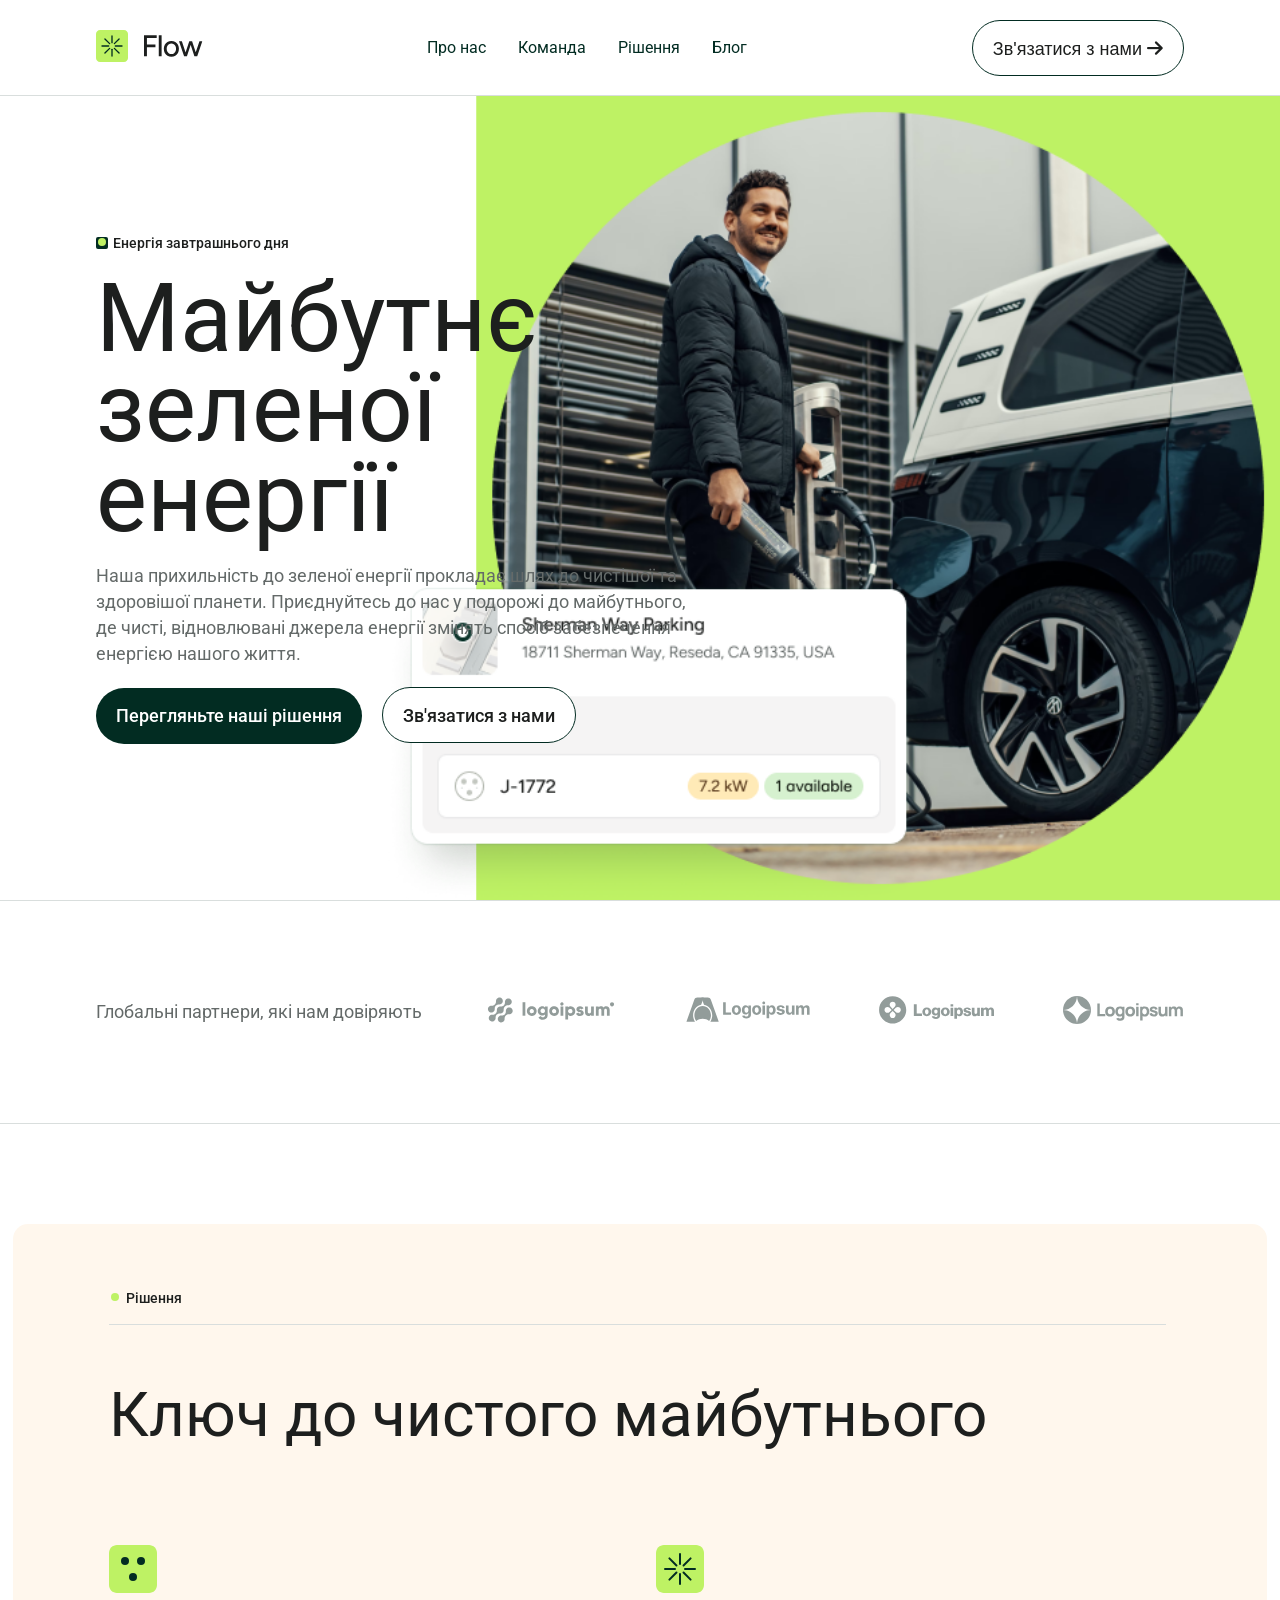
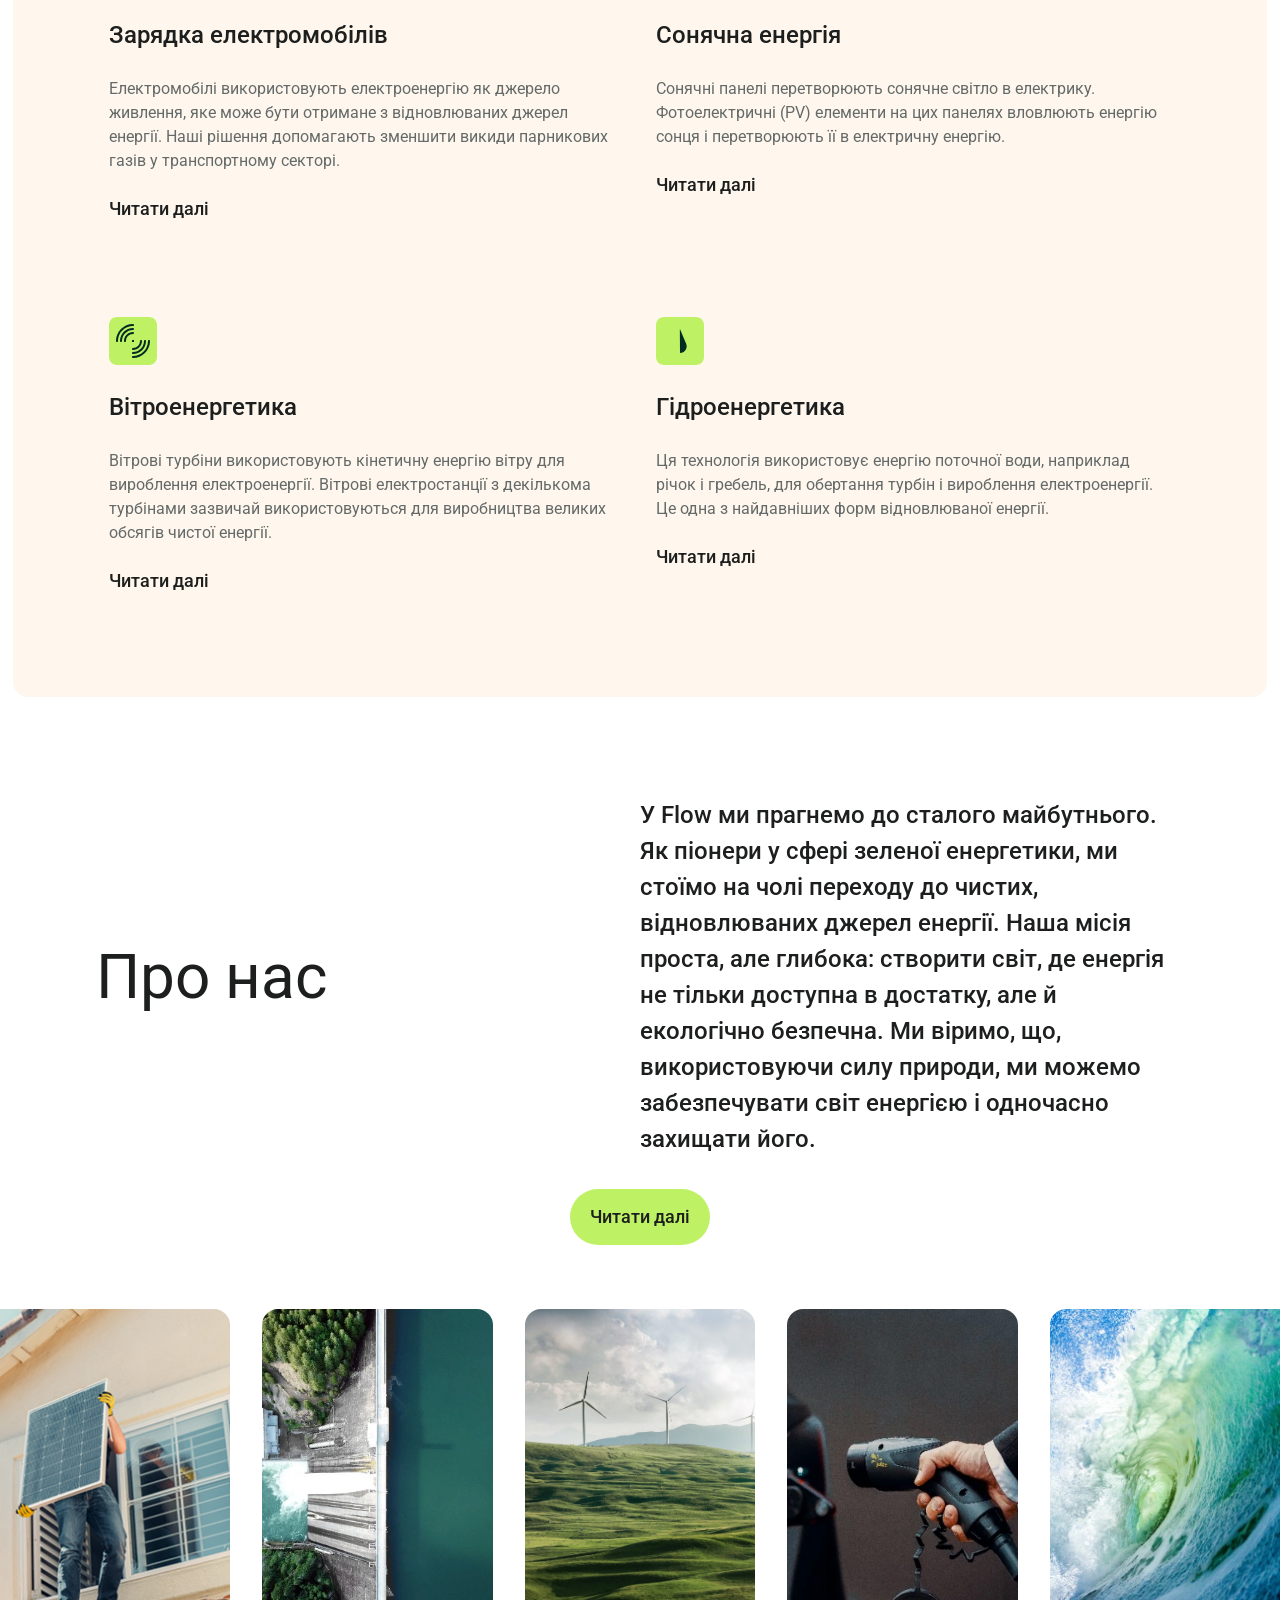
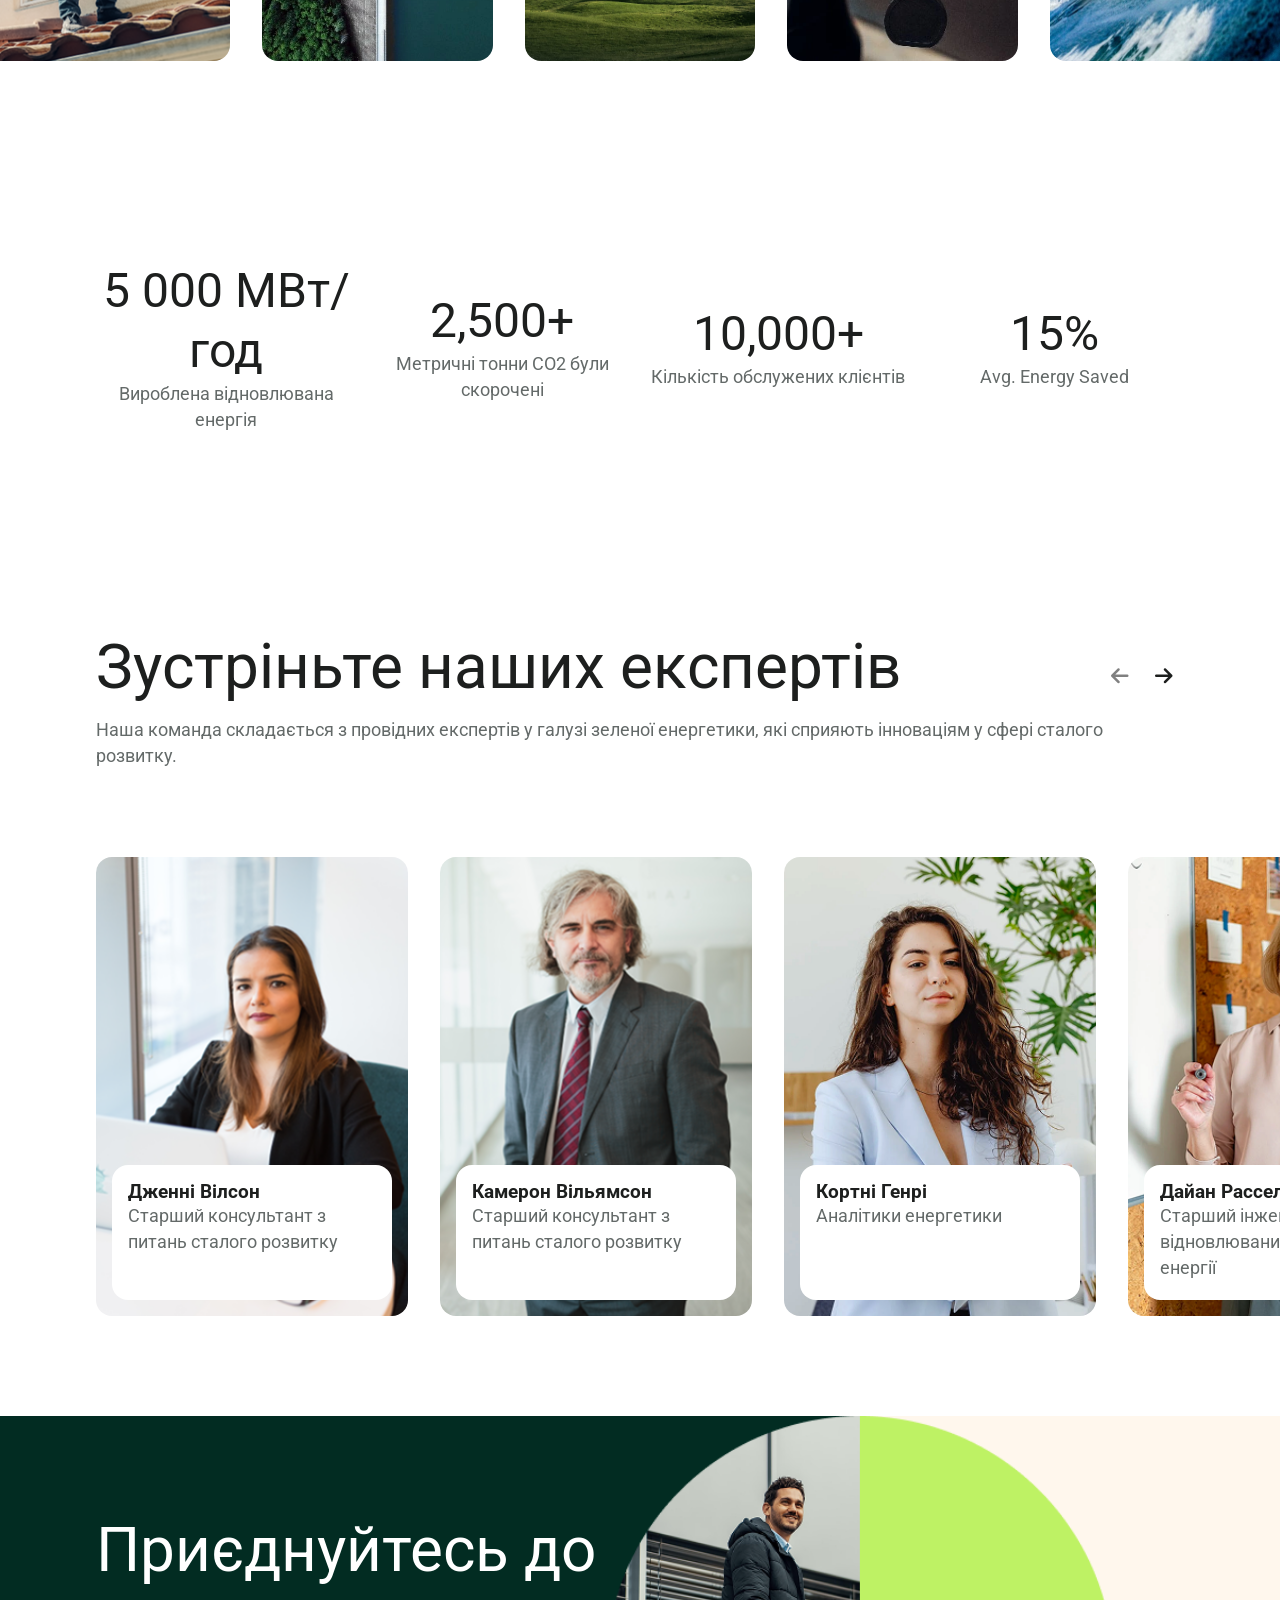
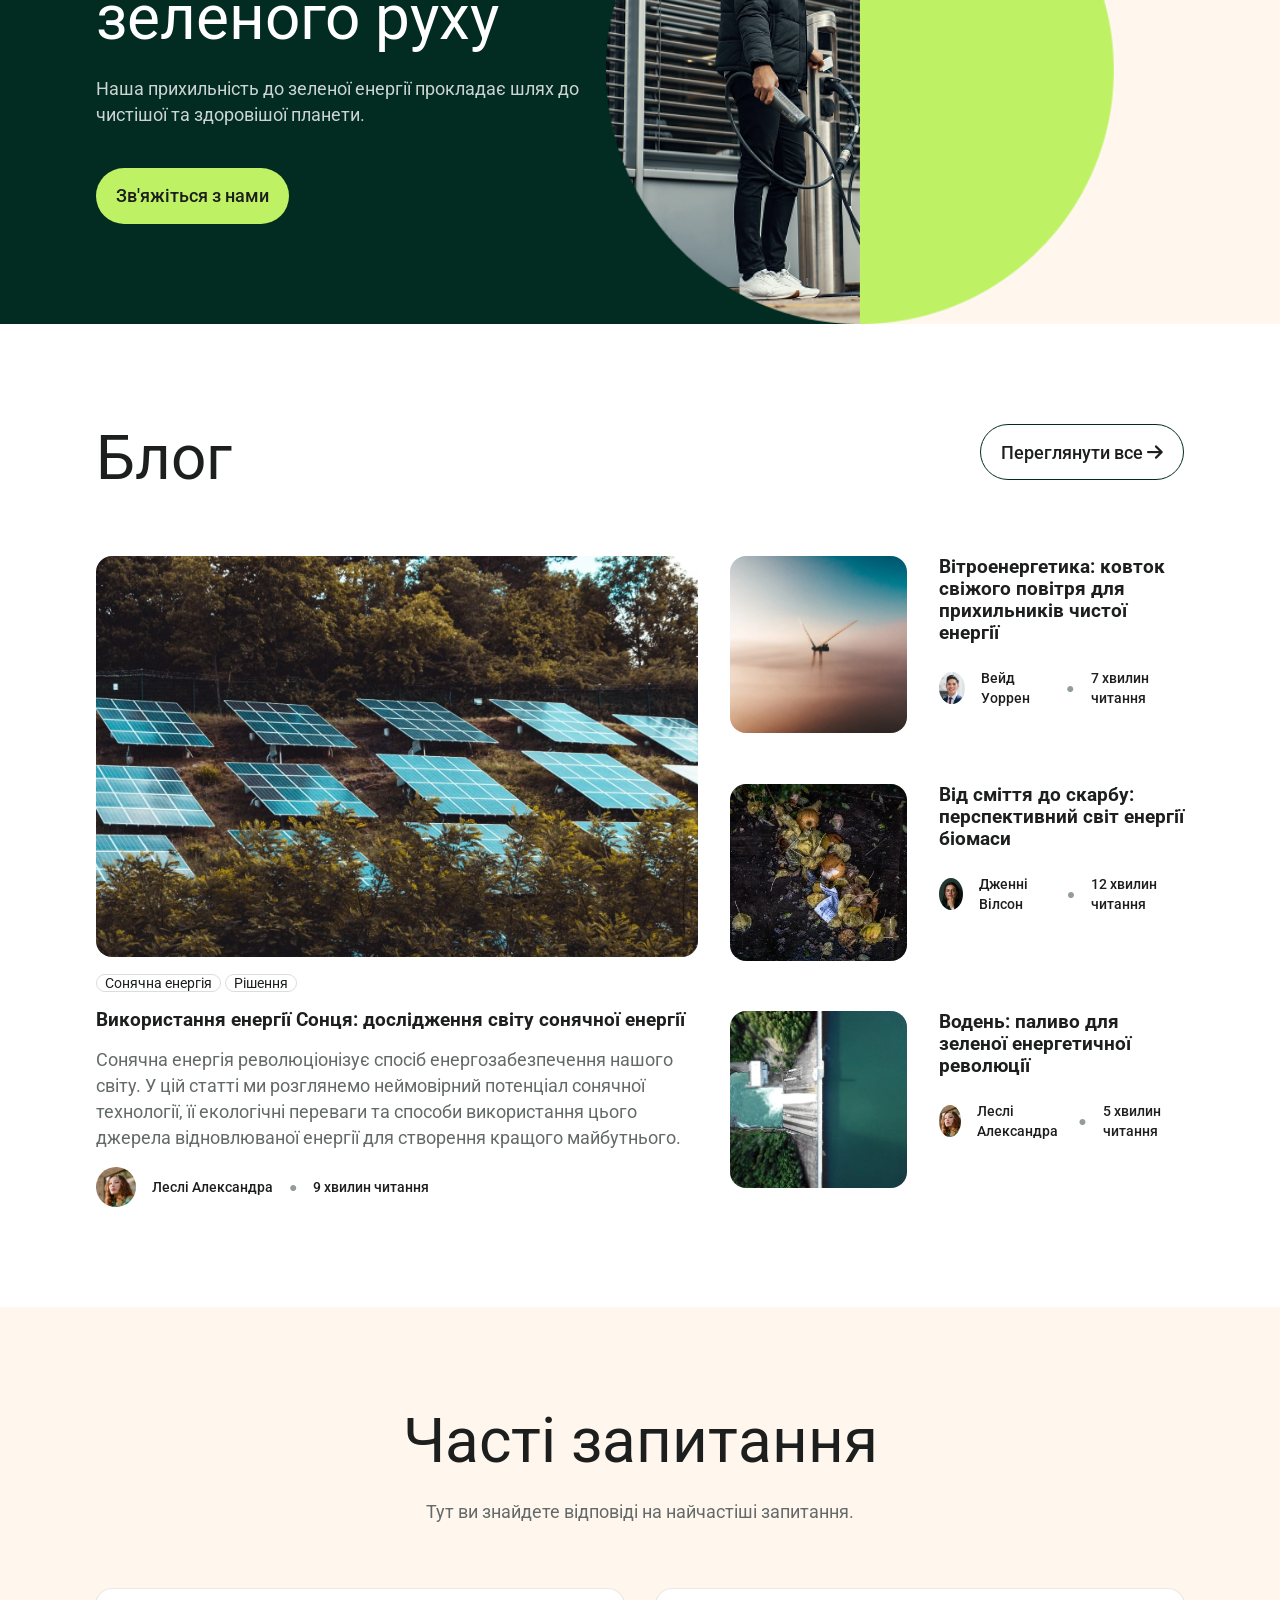
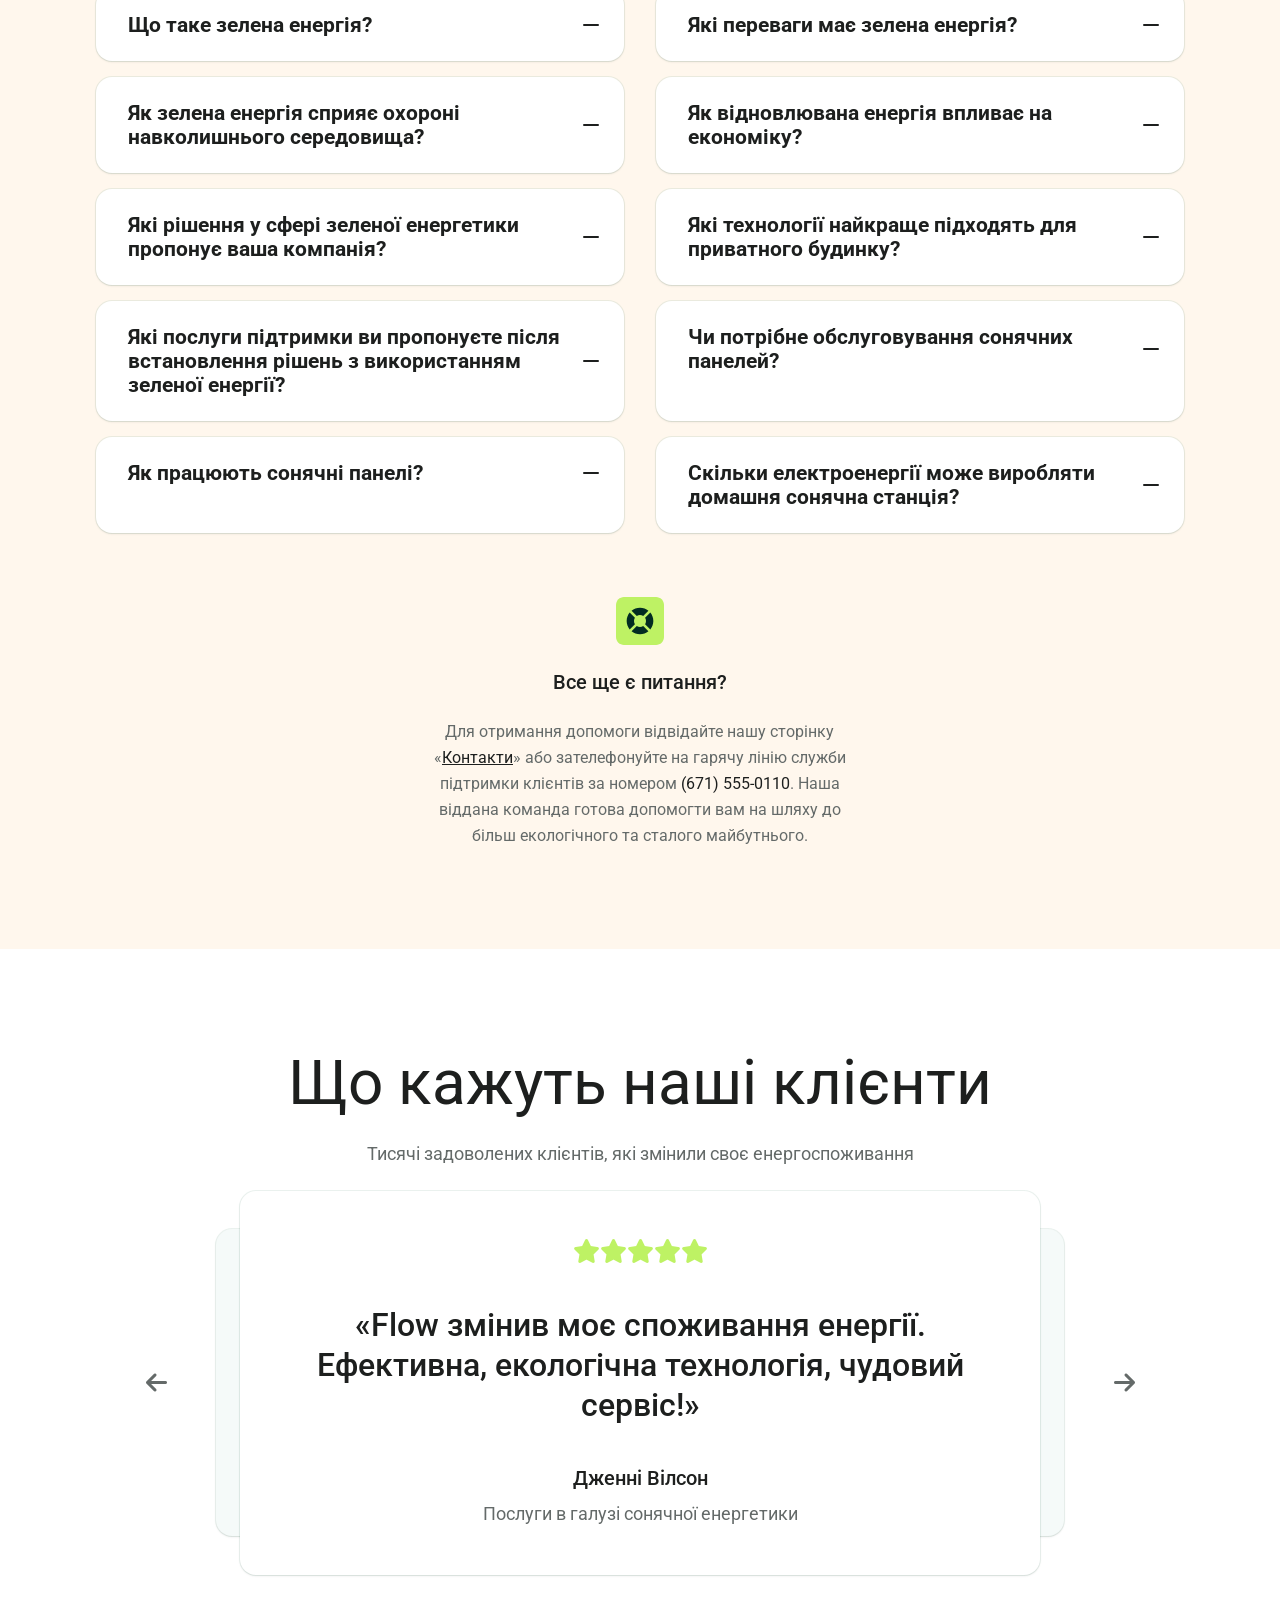
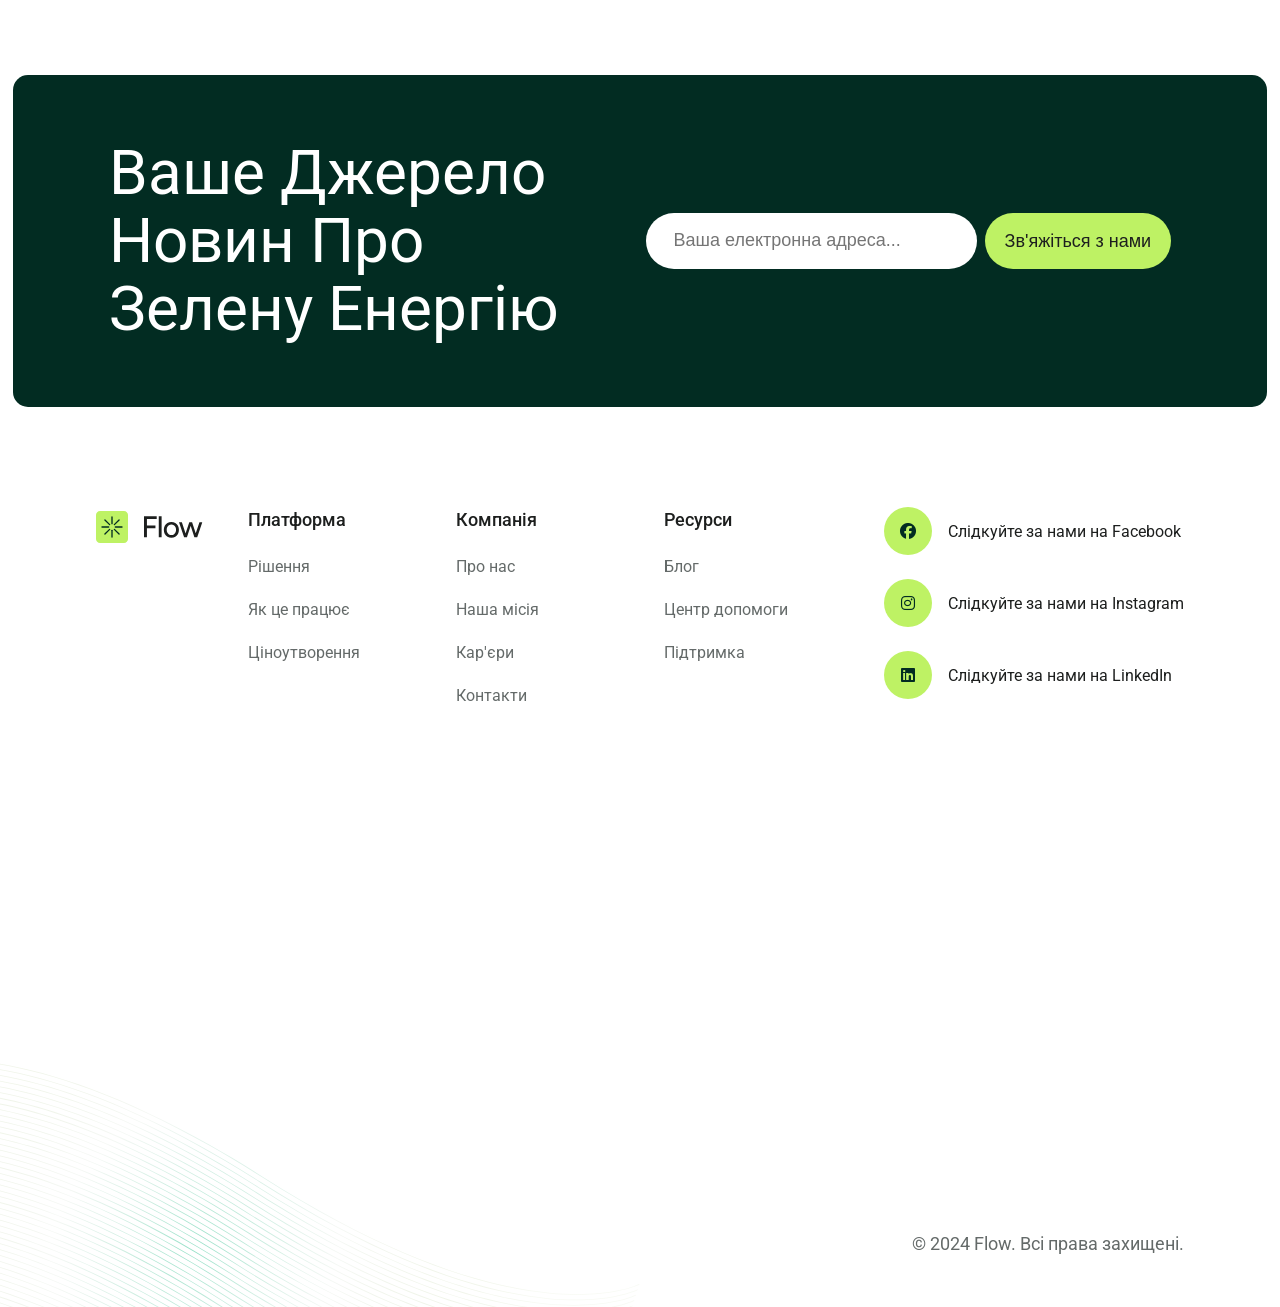
<file: index.html>
<!DOCTYPE html><html lang=uk><head><meta charset=UTF-8 /><meta name=viewport content="width=device-width, initial-scale=1.0" /><meta http-equiv=X-UA-Compatible content="IE=edge" /><link rel=icon href=favicon.svg type=image/svg+xml /><title>Flow – компанія відновлюваної енергетики</title><meta name=description content="Flow – це компанія, яка спеціалізується на відновлюваній енергетиці, пропонуючи інноваційні рішення для сталого розвитку та екологічної відповідальності." /><link href=https://cdnjs.cloudflare.com/ajax/libs/font-awesome/6.6.0/css/all.min.css rel=stylesheet /><link rel=stylesheet href=assets/styles/style.css /></head><body class=home-page><header class=header><div class=container><div class=wrapper><a href=index.html aria-label="на головну"><img src=assets/images/logotype.svg alt="Логотип компанії Flow" /></a><nav class=tabs><ul><li><a href=about.html class=tab>Про нас</a></li><li><a href=team.html class=tab>Команда</a></li><li><a href=solutions.html class=tab>Рішення</a></li><li><a href=blog.html class=tab>Блог</a></li></ul></nav><button id=contactButton class=button>Зв'язатися з нами <i class="fa-solid fa-arrow-right"></i></button></div></div></header><section class=hero-section><div class=wrapper><div class=text-content><p class=subtitle>Енергія завтрашнього дня</p><h1>Майбутнє зеленої енергії</h1><p>Наша прихильність до зеленої енергії прокладає шлях до чистішої та здоровішої планети. Приєднуйтесь до нас у подорожі до майбутнього, де чисті, відновлювані джерела енергії змінять спосіб забезпечення енергією нашого життя.</p><a class=dark-button href=solutions.html>Перегляньте наші рішення</a> <a class=button href=contact.html>Зв'язатися з нами</a></div></div></section><div class=brands><div class=wrapper><p>Глобальні партнери, які нам довіряють</p><div class=logotypes><img src=assets/images/brand_1.svg alt=logoipsum /> <img src=assets/images/brand_2.svg alt=logoipsum /> <img src=assets/images/brand_3.svg alt=logoipsum /> <img src=assets/images/brand_4.svg alt=logoipsum /></div></div></div><main><section class="default-section section-1"><p class=subtitle>Рішення</p><div class=container><h2>Ключ до чистого майбутнього</h2><article><h3>Зарядка електромобілів</h3><p>Електромобілі використовують електроенергію як джерело живлення, яке може бути отримане з відновлюваних джерел енергії. Наші рішення допомагають зменшити викиди парникових газів у транспортному секторі.</p><a href=# class=link>Читати далі</a></article><article><h3>Сонячна енергія</h3><p>Сонячні панелі перетворюють сонячне світло в електрику. Фотоелектричні (PV) елементи на цих панелях вловлюють енергію сонця і перетворюють її в електричну енергію.</p><a href=# class=link>Читати далі</a></article><article><h3>Вітроенергетика</h3><p>Вітрові турбіни використовують кінетичну енергію вітру для вироблення електроенергії. Вітрові електростанції з декількома турбінами зазвичай використовуються для виробництва великих обсягів чистої енергії.</p><a href=# class=link>Читати далі</a></article><article><h3>Гідроенергетика</h3><p>Ця технологія використовує енергію поточної води, наприклад річок і гребель, для обертання турбін і вироблення електроенергії. Це одна з найдавніших форм відновлюваної енергії.</p><a href=# class=link>Читати далі</a></article></div></section><section class="default-section section-2"><div class=wrapper><h2>Про нас</h2><p>У Flow ми прагнемо до сталого майбутнього. Як піонери у сфері зеленої енергетики, ми стоїмо на чолі переходу до чистих, відновлюваних джерел енергії. Наша місія проста, але глибока: створити світ, де енергія не тільки доступна в достатку, але й екологічно безпечна. Ми віримо, що, використовуючи силу природи, ми можемо забезпечувати світ енергією і одночасно захищати його.</p><a href=# class=green-button>Читати далі</a></div><div class=container><div class=image-container><img src=assets/images/picture_1.webp alt="" /></div><div class=image-container><img src=assets/images/picture_2.webp alt="" /></div><div class=image-container><img src=assets/images/picture_3.webp alt="" /></div><div class=image-container><img src=assets/images/picture_4.webp alt="" /></div><div class=image-container><img src=assets/images/picture_5.webp alt="" /></div></div></section><div class="default-section metrics"><div class=wrapper><div class=container><p>5 000 МВт/год</p><p>Вироблена відновлювана енергія</p></div><div class=container><p>2,500+</p><p>Метричні тонни CO2 були скорочені</p></div><div class=container><p>10,000+</p><p>Кількість обслужених клієнтів</p></div><div class=container><p>15%</p><p>Avg. Energy Saved</p></div></div></div><section class="default-section section-3"><div class=wrapper><div class=text-wrapper><h2>Зустріньте наших експертів</h2><p>Наша команда складається з провідних експертів у галузі зеленої енергетики, які сприяють інноваціям у сфері сталого розвитку.</p></div><div class=buttons><button id=leftButton class=unavailable-arrow><i class="fa-solid fa-arrow-left"></i></button> <button id=rightButton><i class="fa-solid fa-arrow-right"></i></button></div><div class=cards><figure><img src=assets/images/employee_1.webp alt="Дженні Вілсон" /><figcaption><h3>Дженні Вілсон</h3><p>Старший консультант з питань сталого розвитку</p></figcaption></figure><figure><img src=assets/images/employee_2.webp alt="Камерон Вільямсон" /><figcaption><h3>Камерон Вільямсон</h3><p>Старший консультант з питань сталого розвитку</p></figcaption></figure><figure><img src=assets/images/employee_3.webp alt="Кортні Генрі" /><figcaption><h3>Кортні Генрі</h3><p>Аналітики енергетики</p></figcaption></figure><figure><img src=assets/images/employee_4.webp alt="Дайан Рассел" /><figcaption><h3>Дайан Рассел</h3><p>Старший інженер з відновлюваних джерел енергії</p></figcaption></figure></div></div></section><section class="default-section section-4"><div class=wrapper><div class=text-wrapper><h2>Приєднуйтесь до зеленого руху</h2><p>Наша прихильність до зеленої енергії прокладає шлях до чистішої та здоровішої планети.</p></div><a href=# class=green-button>Зв'яжіться з нами</a></div></section><section class="default-section section-5"><div class=wrapper><h2>Блог</h2><a class=button href=contact.html>Переглянути все <i class="fa-solid fa-arrow-right"></i></a><div class=content-wrapper><article><img src=assets/images/image_1.webp alt="" /><div class=hashtags><a href=# class=hashtag>Сонячна енергія</a> <a href=# class=hashtag>Рішення</a></div><h3>Використання енергії Сонця: дослідження світу сонячної енергії</h3><p>Сонячна енергія революціонізує спосіб енергозабезпечення нашого світу. У цій статті ми розглянемо неймовірний потенціал сонячної технології, її екологічні переваги та способи використання цього джерела відновлюваної енергії для створення кращого майбутнього.</p><div class=author><img src=assets/images/avatar_1.webp alt="Леслі Александра" /> <p>Леслі Александра</p><p class=gray-text>●</p><p>9 хвилин читання</p></div></article><div class=articles><div class=article><img src=assets/images/image_2.webp alt="" /><div class=text-wrapper><h3>Вітроенергетика: ковток свіжого повітря для прихильників чистої енергії</h3><div class=author><img src=assets/images/avatar_2.webp alt="Вейд Уоррен" /> <p>Вейд Уоррен</p><p class=gray-text>●</p><p>7 хвилин читання</p></div></div></div><div class=article><img src=assets/images/image_3.webp alt="" /><div class=text-wrapper><h3>Від сміття до скарбу: перспективний світ енергії біомаси</h3><div class=author><img src=assets/images/avatar_3.webp alt="Дженні Вілсон" /> <p>Дженні Вілсон</p><p class=gray-text>●</p><p>12 хвилин читання</p></div></div></div><div class=article><img src=assets/images/image_4.webp alt="" /><div class=text-wrapper><h3>Водень: паливо для зеленої енергетичної революції</h3><div class=author><img src=assets/images/avatar_1.webp alt="Леслі Александра" /> <p>Леслі Александра</p><p class=gray-text>●</p><p>5 хвилин читання</p></div></div></div></div></div></div></section><section class="default-section section-6"><div class=wrapper><div class=text-wrapper><h2>Часті запитання</h2><p>Тут ви знайдете відповіді на найчастіші запитання.</p></div><div class=wrap><details><summary><h3>Що таке зелена енергія?</h3></summary><p>Зелена енергія — це електроенергія, отримана з відновлюваних ресурсів, таких як сонце, вітер, вода чи біомаса.</p></details><details><summary><h3>Які переваги має зелена енергія?</h3></summary><p>Вона зменшує викиди CO₂, знижує залежність від викопних ресурсів і сприяє сталому розвитку.</p></details><details><summary><h3>Як зелена енергія сприяє охороні навколишнього середовища?</h3></summary><p>Вона зменшує забруднення повітря, знижує парниковий ефект та вплив на екосистеми.</p></details><details><summary><h3>Як відновлювана енергія впливає на економіку?</h3></summary><p>Створює нові робочі місця, зменшує витрати на імпорт палива та стимулює технологічний розвиток.</p></details><details><summary><h3>Які рішення у сфері зеленої енергетики пропонує ваша компанія?</h3></summary><p>Ми пропонуємо сонячні електростанції, системи накопичення енергії та енергоефективні інженерні рішення.</p></details><details><summary><h3>Які технології найкраще підходять для приватного будинку?</h3></summary><p>Сонячні панелі, теплові насоси та системи розумного енергоменеджменту.</p></details><details><summary><h3>Які послуги підтримки ви пропонуєте після встановлення рішень з використанням зеленої енергії?</h3></summary><p>Гарантійне та сервісне обслуговування, моніторинг систем, регулярна діагностика.</p></details><details><summary><h3>Чи потрібне обслуговування сонячних панелей?</h3></summary><p>Так, періодичне очищення й перевірка системи забезпечують максимальну ефективність.</p></details><details><summary><h3>Як працюють сонячні панелі?</h3></summary><p>Вони перетворюють сонячне світло на електрику за допомогою фотогальванічних елементів.</p></details><details><summary><h3>Скільки електроенергії може виробляти домашня сонячна станція?</h3></summary><p>У середньому 3–10 кВт, залежно від кількості панелей, орієнтації та рівня сонячного випромінювання.</p></details></div><div class=text-wrapper><p>Все ще є питання?</p><p>Для отримання допомоги відвідайте нашу сторінку «<a href=contact.html><u>Контакти</u></a>» або зателефонуйте на гарячу лінію служби підтримки клієнтів за номером <a href=tel:6715550110>(671) 555-0110</a>. Наша віддана команда готова допомогти вам на шляху до більш екологічного та сталого майбутнього.</p></div></div></section><section class="default-section section-7"><div class=wrapper><div class=text-wrapper><h2>Що кажуть наші клієнти</h2><p>Тисячі задоволених клієнтів, які змінили своє енергоспоживання</p><div class=content-wrapper><div class=card><p class=grade><i class="fa-solid fa-star"></i><i class="fa-solid fa-star"></i><i class="fa-solid fa-star"></i><i class="fa-solid fa-star"></i><i class="fa-solid fa-star"></i></p><p class=direct-speech>«Flow змінив моє споживання енергії. Ефективна, екологічна технологія, чудовий сервіс!»</p><div><p class=author>Дженні Вілсон</p><p>Послуги в галузі сонячної енергетики</p></div></div><button id=leftSwipe class=left-swipe><i class="fa-solid fa-arrow-left"></i></button> <button id=rightSwipe class=right-swipe><i class="fa-solid fa-arrow-right"></i></button></div></div></div></section><section class=section-8><div class=wrapper><h2>Ваше джерело новин про зелену енергію</h2><form><input type=text id=email placeholder="Ваша електронна адреса..." required /><input type=submit value="Зв'яжіться з нами" class=green-button /></form></div></section></main><footer class="default-section website-footer"><div class=wrapper><a href=index.html aria-label="на головну"><img src=assets/images/logotype.svg alt="Логотип компанії Flow" /></a><nav><div class=column><p>Платформа</p><a href=solutions.html>Рішення</a> <a href=#>Як це працює</a> <a href=#>Ціноутворення</a></div><div class=column><p>Компанія</p><a href=about.html>Про нас</a> <a href=#>Наша місія</a> <a href=#>Кар'єри</a> <a href=#>Контакти</a></div><div class=column><p>Ресурси</p><a href=blog.html>Блог</a> <a href=#>Центр допомоги</a> <a href=#>Підтримка</a></div></nav><div class=foolinks><a href=https://www.facebook.com/ ><i class="fa-brands fa-facebook"></i>Слідкуйте за нами на Facebook</a> <a href=https://www.instagram.com/ ><i class="fa-brands fa-instagram"></i>Слідкуйте за нами на Instagram</a> <a href=https://ua.linkedin.com/ ><i class="fa-brands fa-linkedin"></i>Слідкуйте за нами на LinkedIn</a></div></div><p class=copyright>© 2024 Flow. Всі права захищені.</p></footer><script src=assets/scripts/script.js></script></body></html>
</file>
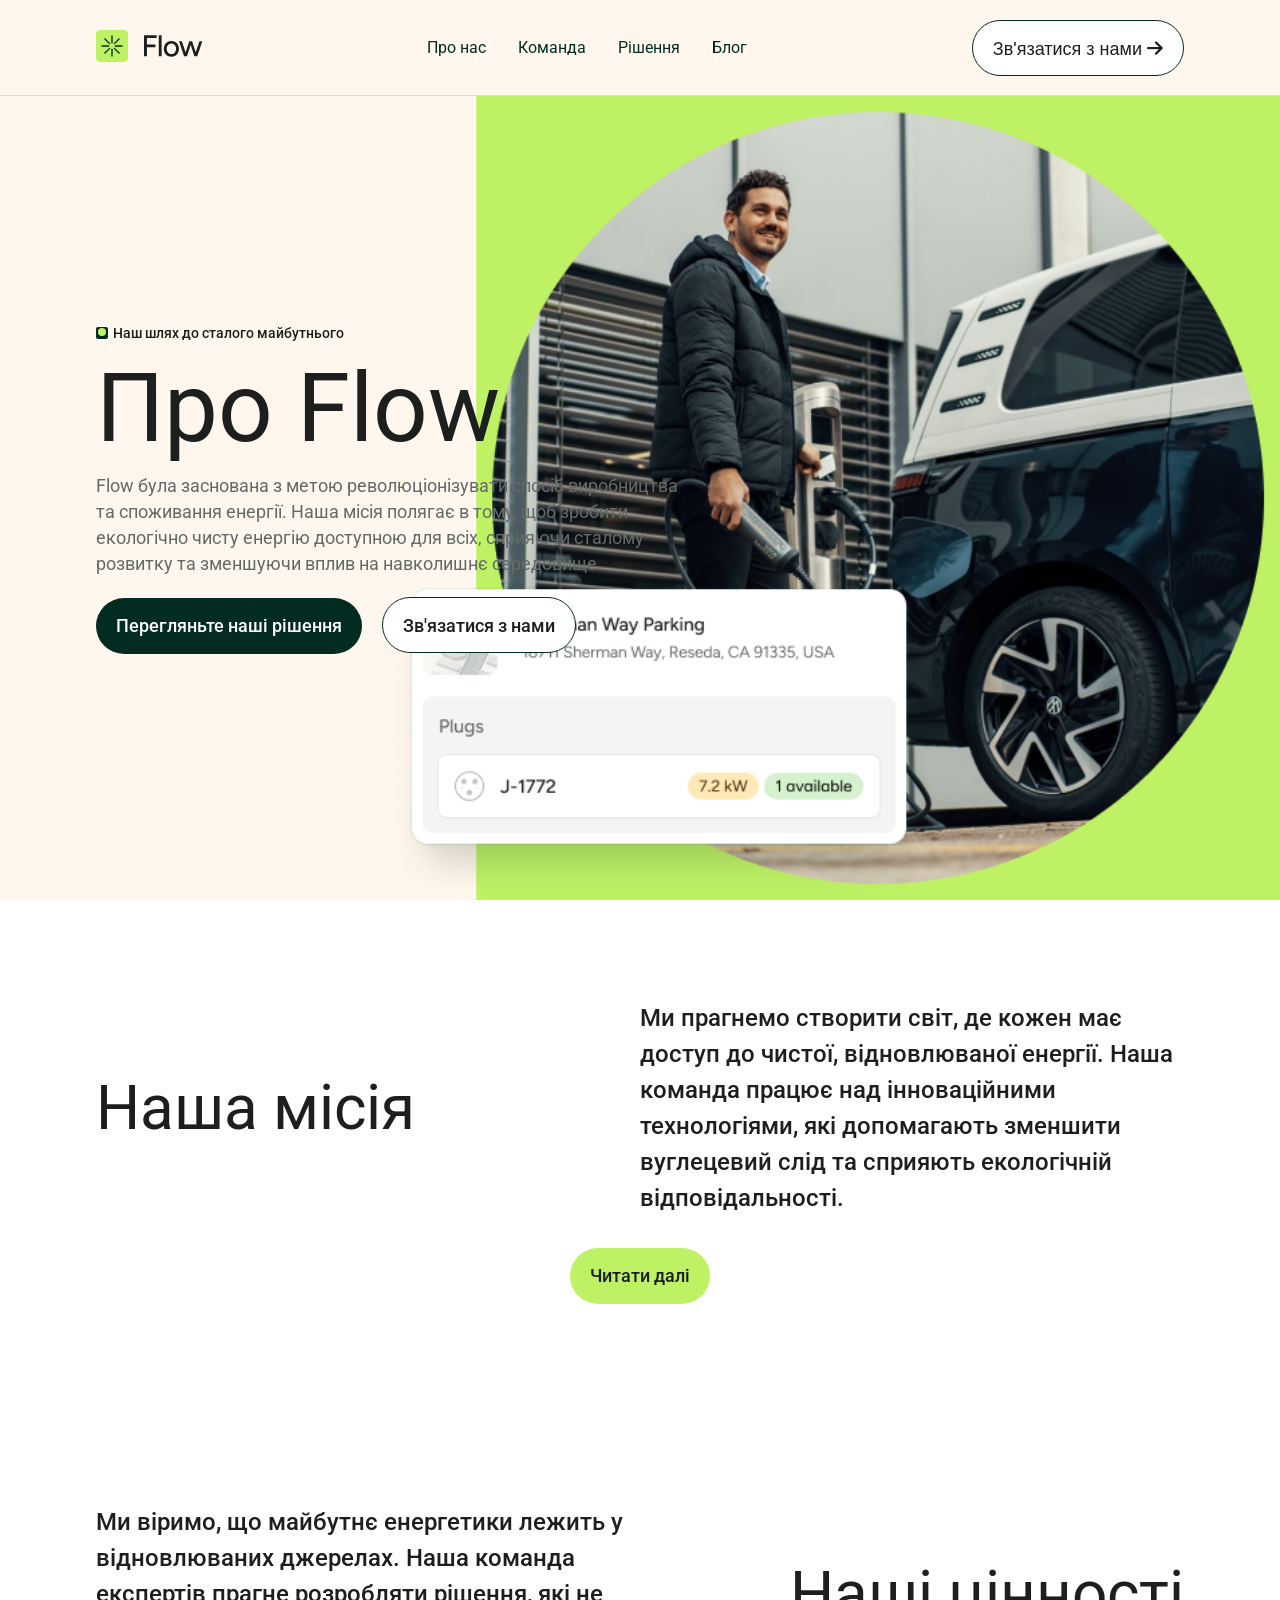
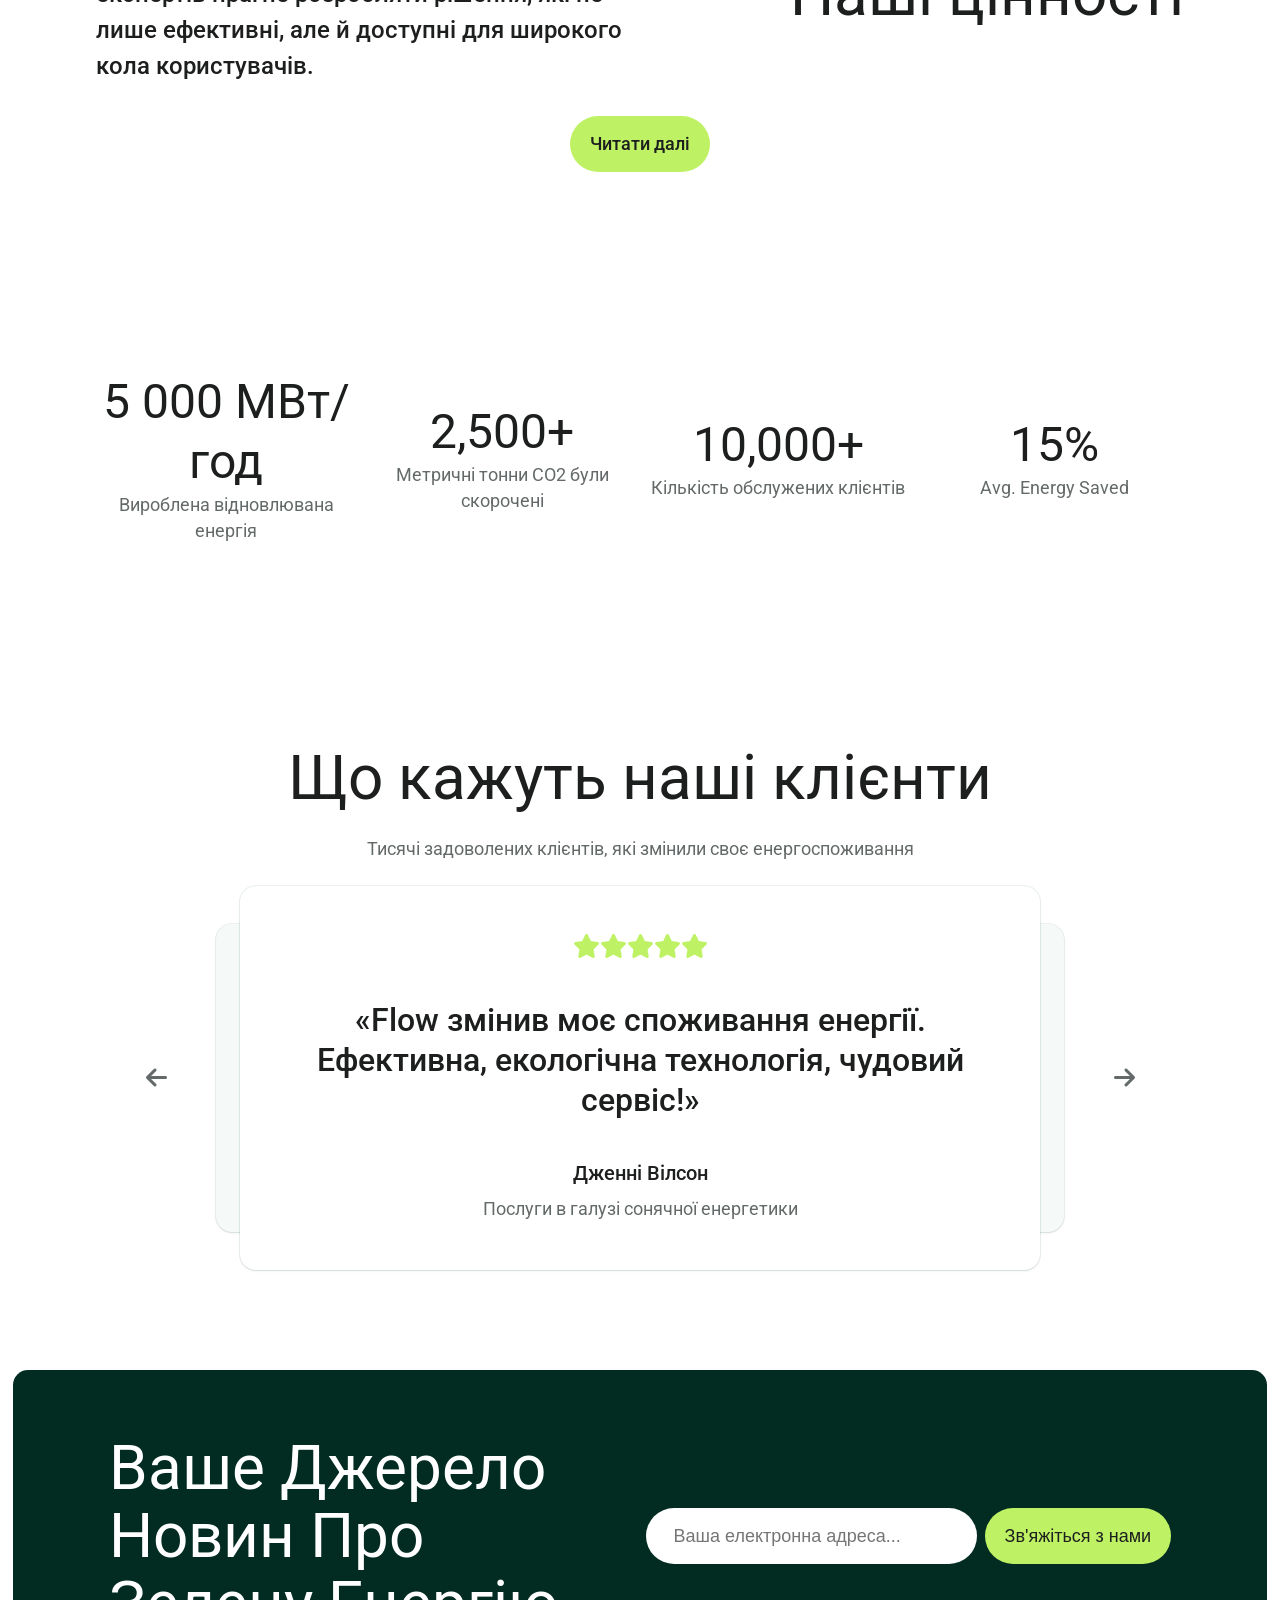
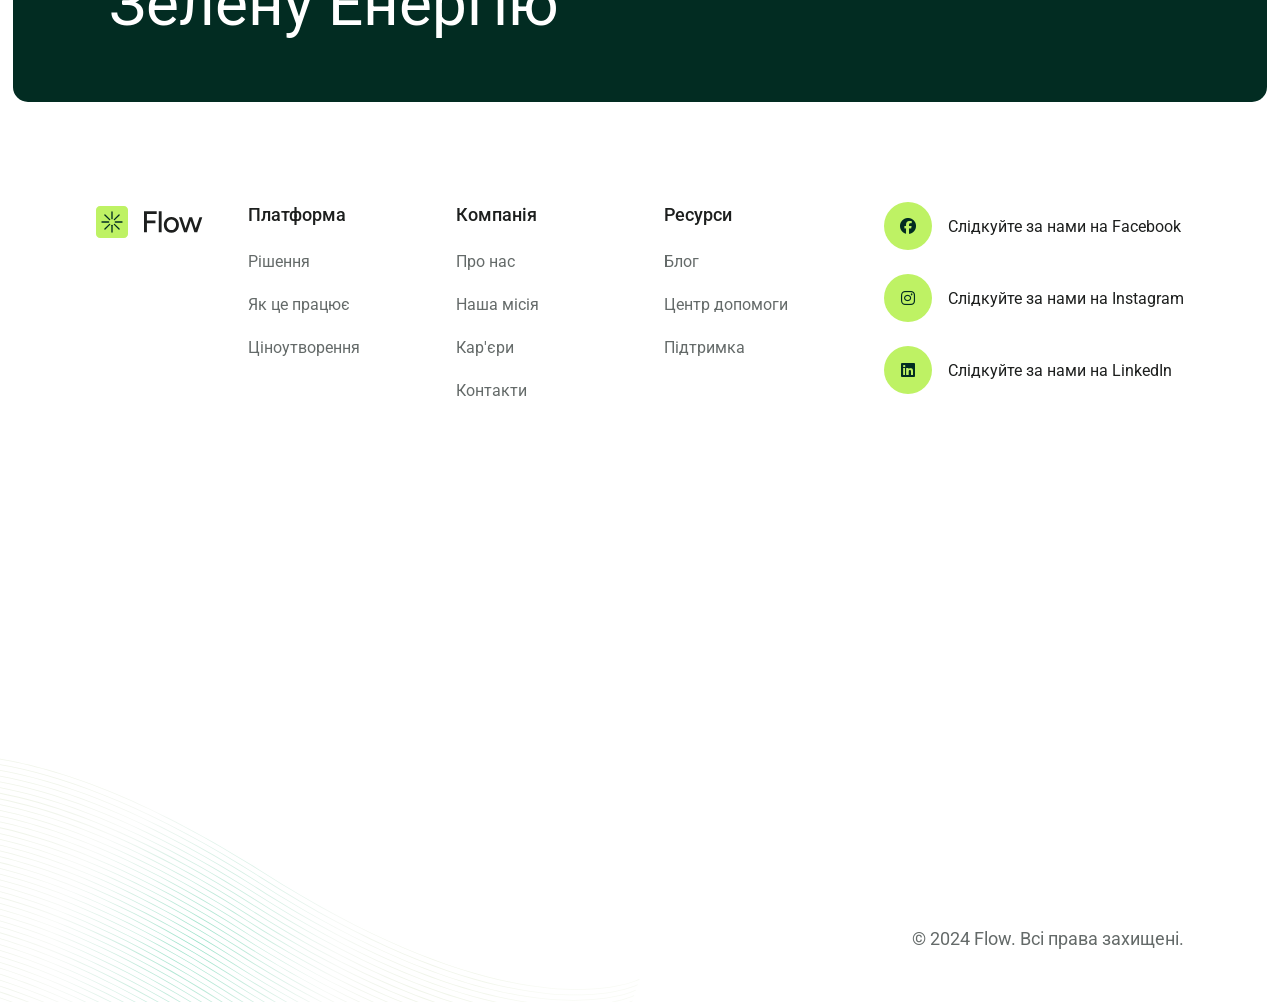
<file: about.html>
<!DOCTYPE html><html lang=uk><head><meta charset=UTF-8 /><meta name=viewport content="width=device-width, initial-scale=1.0" /><meta http-equiv=X-UA-Compatible content="IE=edge" /><link rel=icon href=favicon.svg type=image/svg+xml /><title>Про нас - Flow</title><meta name=description content="Дізнайтеся більше про Flow, нашу місію та шлях у створенні екологічної енергії для майбутнього." /><link href=https://cdnjs.cloudflare.com/ajax/libs/font-awesome/6.6.0/css/all.min.css rel=stylesheet /><link rel=stylesheet href=assets/styles/style.css /></head><body class=about-page><header class=header><div class=container><div class=wrapper><a href=index.html aria-label="на головну"><img src=assets/images/logotype.svg alt="Логотип компанії Flow" /></a><nav class=tabs><ul><li><a href=about.html class=tab>Про нас</a></li><li><a href=team.html class=tab>Команда</a></li><li><a href=solutions.html class=tab>Рішення</a></li><li><a href=blog.html class=tab>Блог</a></li></ul></nav><button id=contactButton class=button>Зв'язатися з нами <i class="fa-solid fa-arrow-right"></i></button></div></div></header><section class=hero-section><div class=wrapper><div class=text-content><p class=subtitle>Наш шлях до сталого майбутнього</p><h1>Про Flow</h1><p>Flow була заснована з метою революціонізувати спосіб виробництва та споживання енергії. Наша місія полягає в тому, щоб зробити екологічно чисту енергію доступною для всіх, сприяючи сталому розвитку та зменшуючи вплив на навколишнє середовище.</p><a class=dark-button href=solutions.html>Перегляньте наші рішення</a> <a class=button href=contact.html>Зв'язатися з нами</a></div></div></section><main><section class="default-section section-2"><div class=wrapper><h2>Наша місія</h2><p>Ми прагнемо створити світ, де кожен має доступ до чистої, відновлюваної енергії. Наша команда працює над інноваційними технологіями, які допомагають зменшити вуглецевий слід та сприяють екологічній відповідальності.</p><a href=# class=green-button>Читати далі</a></div></section><section class="default-section section-9"><div class=wrapper><h2>Наші цінності</h2><p>Ми віримо, що майбутнє енергетики лежить у відновлюваних джерелах. Наша команда експертів прагне розробляти рішення, які не лише ефективні, але й доступні для широкого кола користувачів.</p><a href=# class=green-button>Читати далі</a></div></section><div class="default-section metrics"><div class=wrapper><div class=container><p>5 000 МВт/год</p><p>Вироблена відновлювана енергія</p></div><div class=container><p>2,500+</p><p>Метричні тонни CO2 були скорочені</p></div><div class=container><p>10,000+</p><p>Кількість обслужених клієнтів</p></div><div class=container><p>15%</p><p>Avg. Energy Saved</p></div></div></div><section class="default-section section-7"><div class=wrapper><div class=text-wrapper><h2>Що кажуть наші клієнти</h2><p>Тисячі задоволених клієнтів, які змінили своє енергоспоживання</p><div class=content-wrapper><div class=card><p class=grade><i class="fa-solid fa-star"></i><i class="fa-solid fa-star"></i><i class="fa-solid fa-star"></i><i class="fa-solid fa-star"></i><i class="fa-solid fa-star"></i></p><p class=direct-speech>«Flow змінив моє споживання енергії. Ефективна, екологічна технологія, чудовий сервіс!»</p><div><p class=author>Дженні Вілсон</p><p>Послуги в галузі сонячної енергетики</p></div></div><button id=leftSwipe class=left-swipe><i class="fa-solid fa-arrow-left"></i></button> <button id=rightSwipe class=right-swipe><i class="fa-solid fa-arrow-right"></i></button></div></div></div></section><section class=section-8><div class=wrapper><h2>Ваше джерело новин про зелену енергію</h2><form><input type=text id=email placeholder="Ваша електронна адреса..." required /><input type=submit value="Зв'яжіться з нами" class=green-button /></form></div></section></main><footer class="default-section website-footer"><div class=wrapper><a href=index.html aria-label="на головну"><img src=assets/images/logotype.svg alt="Логотип компанії Flow" /></a><nav><div class=column><p>Платформа</p><a href=solutions.html>Рішення</a> <a href=#>Як це працює</a> <a href=#>Ціноутворення</a></div><div class=column><p>Компанія</p><a href=about.html>Про нас</a> <a href=#>Наша місія</a> <a href=#>Кар'єри</a> <a href=#>Контакти</a></div><div class=column><p>Ресурси</p><a href=blog.html>Блог</a> <a href=#>Центр допомоги</a> <a href=#>Підтримка</a></div></nav><div class=foolinks><a href=https://www.facebook.com/ ><i class="fa-brands fa-facebook"></i>Слідкуйте за нами на Facebook</a> <a href=https://www.instagram.com/ ><i class="fa-brands fa-instagram"></i>Слідкуйте за нами на Instagram</a> <a href=https://ua.linkedin.com/ ><i class="fa-brands fa-linkedin"></i>Слідкуйте за нами на LinkedIn</a></div></div><p class=copyright>© 2024 Flow. Всі права захищені.</p></footer><script src=assets/scripts/script.js></script></body></html>
</file>
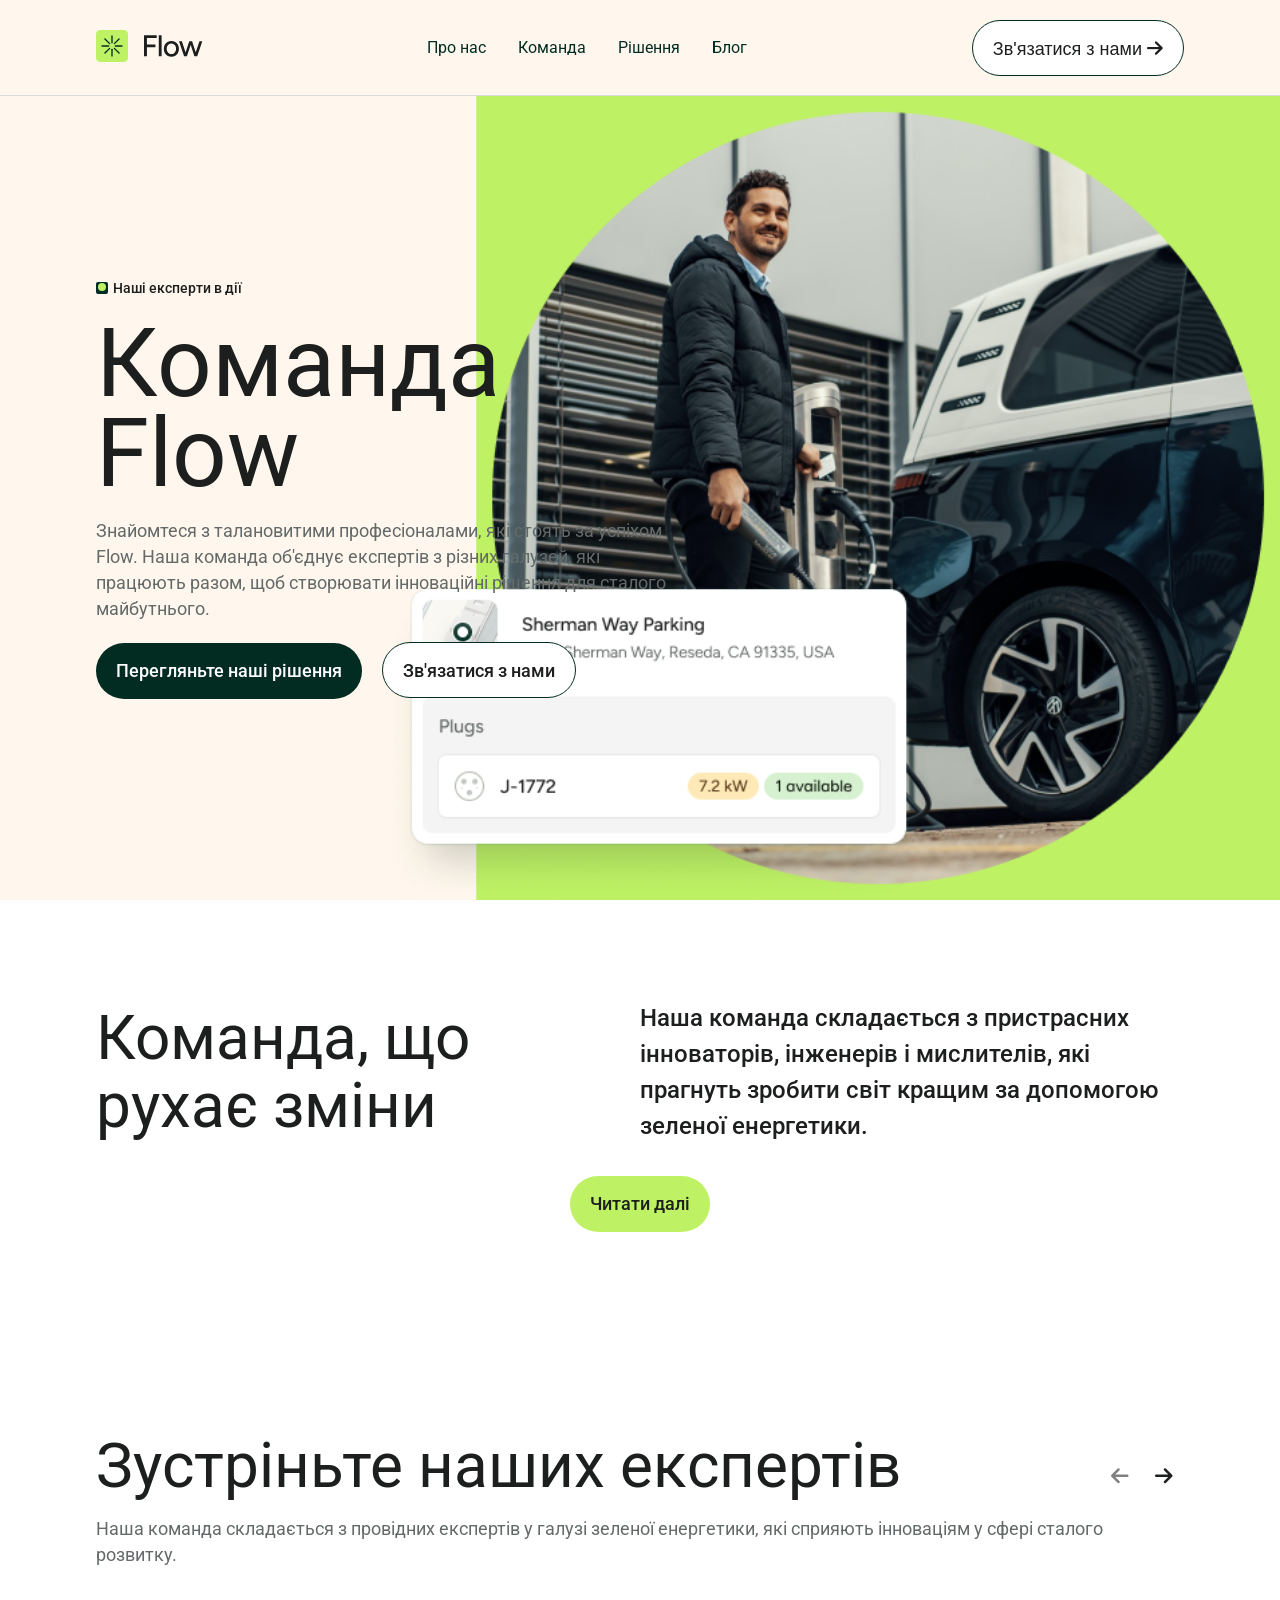
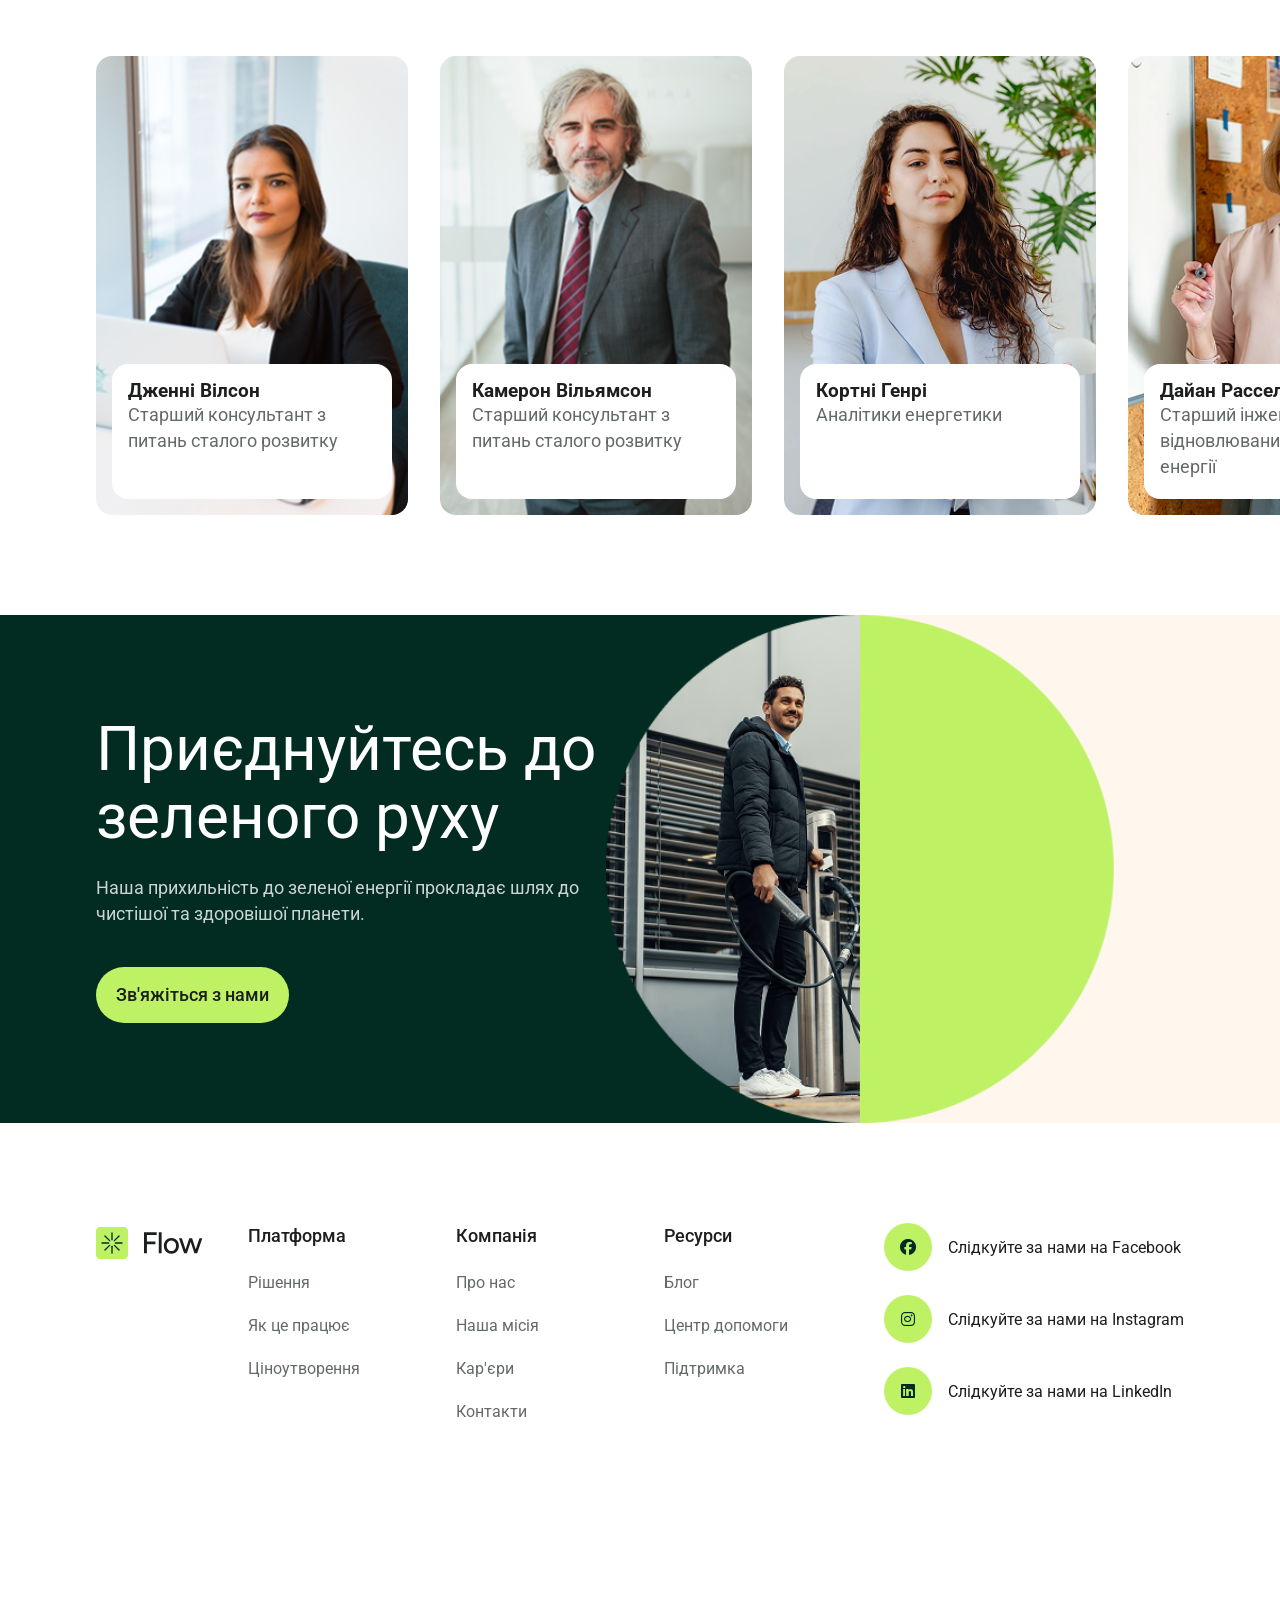
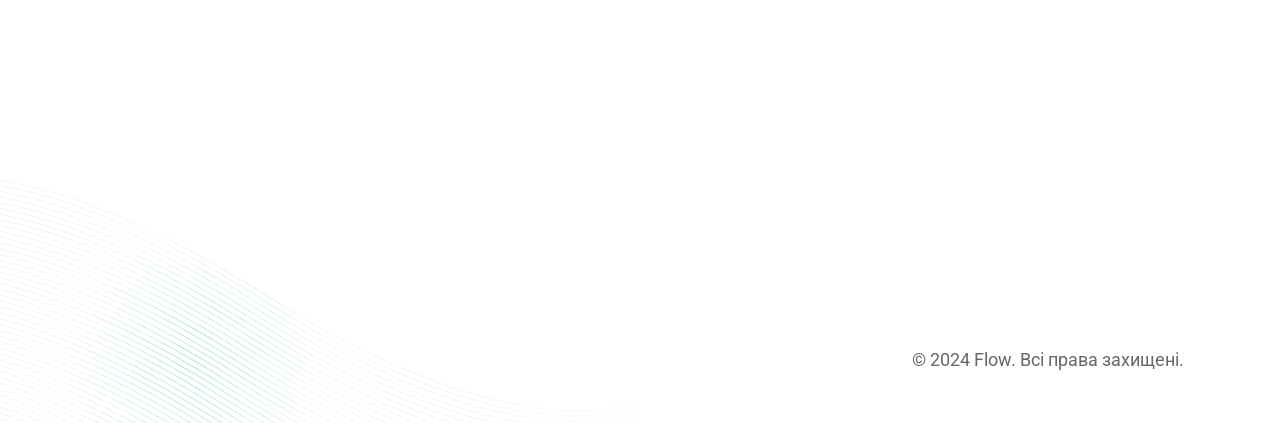
<file: team.html>
<!DOCTYPE html><html lang=uk><head><meta charset=UTF-8 /><meta name=viewport content="width=device-width, initial-scale=1.0" /><meta http-equiv=X-UA-Compatible content="IE=edge" /><link rel=icon href=favicon.svg type=image/svg+xml /><title>Команда - Flow</title><meta name=description content="Познайомтеся з командою Flow, яка стоїть за інноваціями в галузі екологічної енергії." /><link href=https://cdnjs.cloudflare.com/ajax/libs/font-awesome/6.6.0/css/all.min.css rel=stylesheet /><link rel=stylesheet href=assets/styles/style.css /></head><body class=team-page><header class=header><div class=container><div class=wrapper><a href=index.html aria-label="на головну"><img src=assets/images/logotype.svg alt="Логотип компанії Flow" /></a><nav class=tabs><ul><li><a href=about.html class=tab>Про нас</a></li><li><a href=team.html class=tab>Команда</a></li><li><a href=solutions.html class=tab>Рішення</a></li><li><a href=blog.html class=tab>Блог</a></li></ul></nav><button id=contactButton class=button>Зв'язатися з нами <i class="fa-solid fa-arrow-right"></i></button></div></div></header><section class=hero-section><div class=wrapper><div class=text-content><p class=subtitle>Наші експерти в дії</p><h1>Команда Flow</h1><p>Знайомтеся з талановитими професіоналами, які стоять за успіхом Flow. Наша команда об'єднує експертів з різних галузей, які працюють разом, щоб створювати інноваційні рішення для сталого майбутнього.</p><a class=dark-button href=solutions.html>Перегляньте наші рішення</a> <a class=button href=contact.html>Зв'язатися з нами</a></div></div></section><main><section class="default-section section-2"><div class=wrapper><h2>Команда, що рухає зміни</h2><p>Наша команда складається з пристрасних інноваторів, інженерів і мислителів, які прагнуть зробити світ кращим за допомогою зеленої енергетики.</p><a href=# class=green-button>Читати далі</a></div></section><section class="default-section section-3"><div class=wrapper><div class=text-wrapper><h2>Зустріньте наших експертів</h2><p>Наша команда складається з провідних експертів у галузі зеленої енергетики, які сприяють інноваціям у сфері сталого розвитку.</p></div><div class=buttons><button id=leftButton class=unavailable-arrow><i class="fa-solid fa-arrow-left"></i></button> <button id=rightButton><i class="fa-solid fa-arrow-right"></i></button></div><div class=cards><figure><img src=assets/images/employee_1.webp alt="Дженні Вілсон" /><figcaption><h3>Дженні Вілсон</h3><p>Старший консультант з питань сталого розвитку</p></figcaption></figure><figure><img src=assets/images/employee_2.webp alt="Камерон Вільямсон" /><figcaption><h3>Камерон Вільямсон</h3><p>Старший консультант з питань сталого розвитку</p></figcaption></figure><figure><img src=assets/images/employee_3.webp alt="Кортні Генрі" /><figcaption><h3>Кортні Генрі</h3><p>Аналітики енергетики</p></figcaption></figure><figure><img src=assets/images/employee_4.webp alt="Дайан Рассел" /><figcaption><h3>Дайан Рассел</h3><p>Старший інженер з відновлюваних джерел енергії</p></figcaption></figure></div></div></section><section class="default-section section-4"><div class=wrapper><div class=text-wrapper><h2>Приєднуйтесь до зеленого руху</h2><p>Наша прихильність до зеленої енергії прокладає шлях до чистішої та здоровішої планети.</p></div><a href=# class=green-button>Зв'яжіться з нами</a></div></section></main><footer class="default-section website-footer"><div class=wrapper><a href=index.html aria-label="на головну"><img src=assets/images/logotype.svg alt="Логотип компанії Flow" /></a><nav><div class=column><p>Платформа</p><a href=solutions.html>Рішення</a> <a href=#>Як це працює</a> <a href=#>Ціноутворення</a></div><div class=column><p>Компанія</p><a href=about.html>Про нас</a> <a href=#>Наша місія</a> <a href=#>Кар'єри</a> <a href=#>Контакти</a></div><div class=column><p>Ресурси</p><a href=blog.html>Блог</a> <a href=#>Центр допомоги</a> <a href=#>Підтримка</a></div></nav><div class=foolinks><a href=https://www.facebook.com/ ><i class="fa-brands fa-facebook"></i>Слідкуйте за нами на Facebook</a> <a href=https://www.instagram.com/ ><i class="fa-brands fa-instagram"></i>Слідкуйте за нами на Instagram</a> <a href=https://ua.linkedin.com/ ><i class="fa-brands fa-linkedin"></i>Слідкуйте за нами на LinkedIn</a></div></div><p class=copyright>© 2024 Flow. Всі права захищені.</p></footer><script src=assets/scripts/script.js></script></body></html>
</file>
